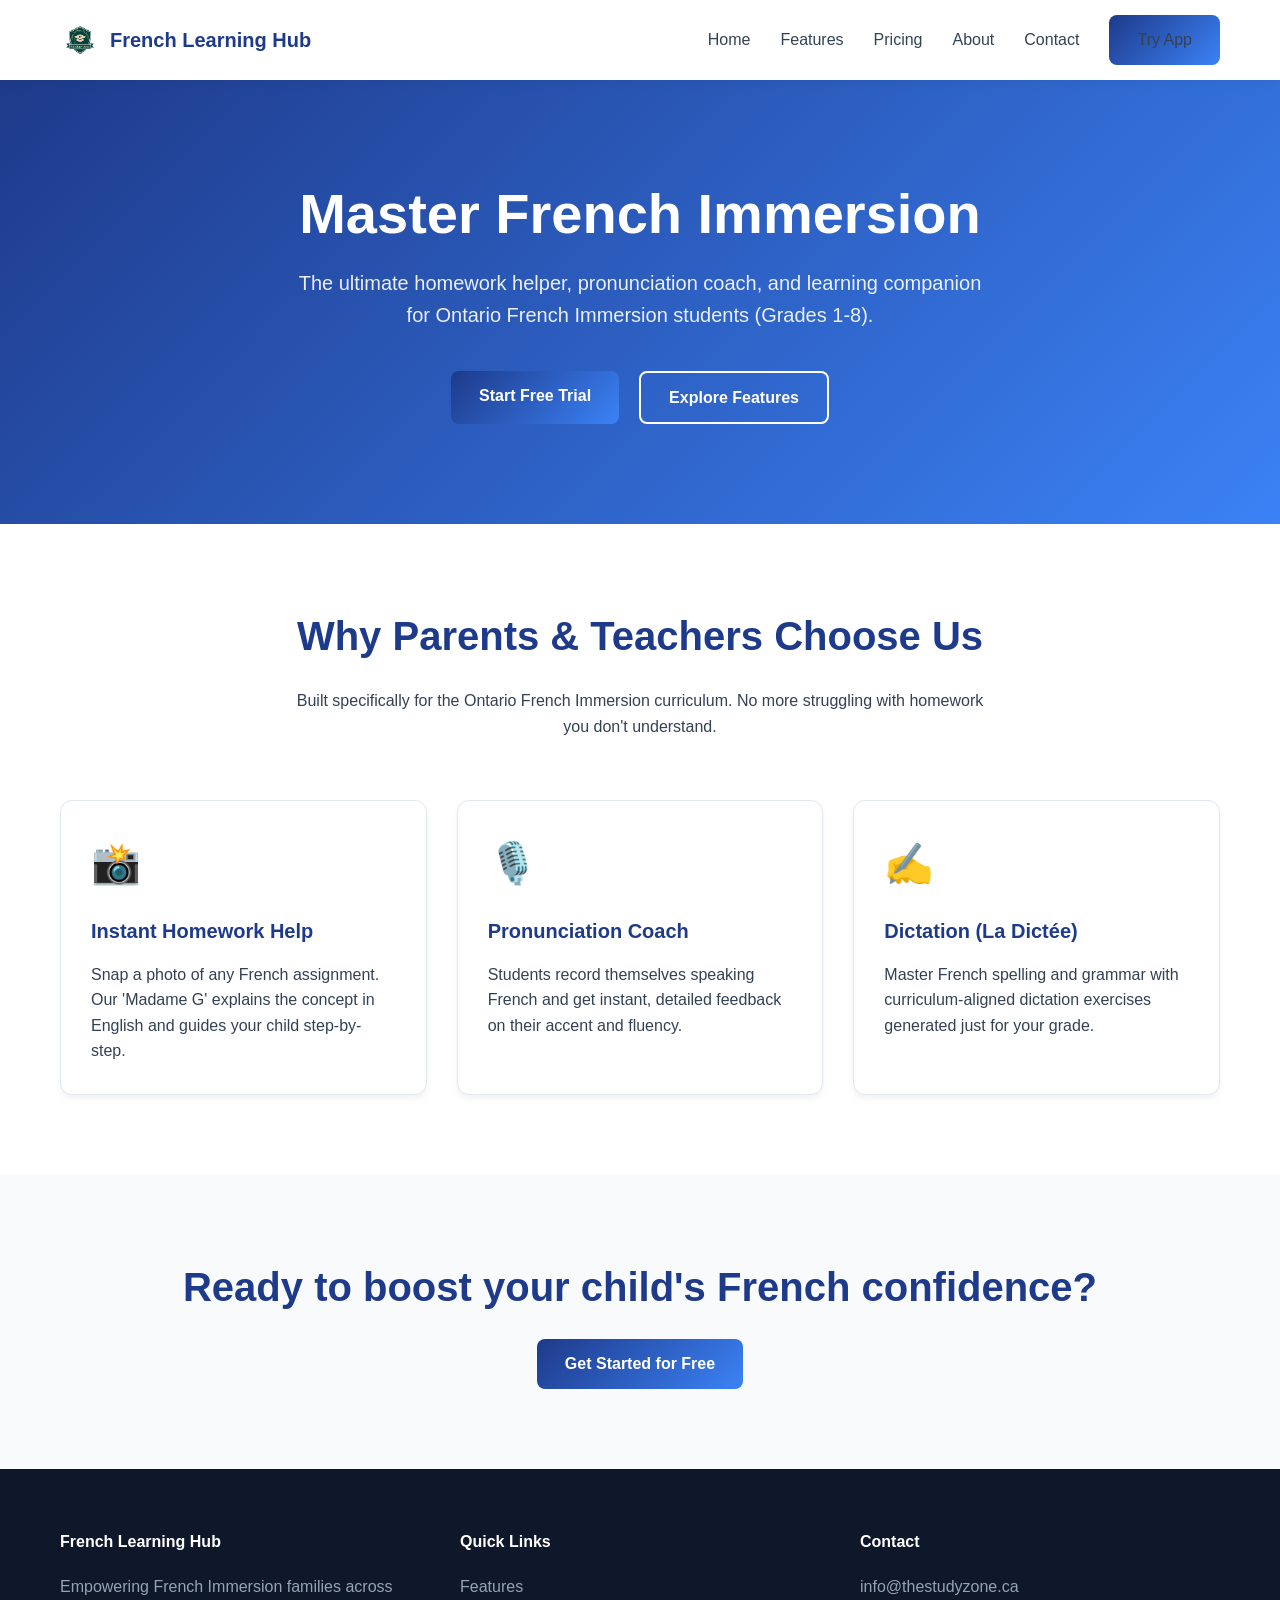
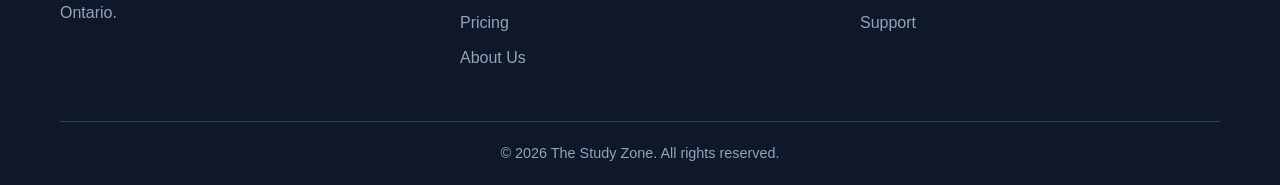
<file: index.html>
<!DOCTYPE html>
<html lang="en">
<head>
    <meta charset="UTF-8">
    <meta name="viewport" content="width=device-width, initial-scale=1.0">
    <title>French Learning Hub | AI French Tutor for Ontario French Immersion | The Study Zone</title>
    <meta name="description" content="Ontario's #1 AI-powered French tutor for French Immersion students in Brampton, Mississauga, Caledon & GTA. Homework help, pronunciation practice, daily quizzes.">
    <link rel="stylesheet" href="style.css">
</head>
<body>
    <nav class="navbar">
        <div class="nav-container">
            <a href="index.html" class="logo">
                <img src="logo.png" alt="Logo"> French Learning Hub
            </a>
            <div class="hamburger"><span></span><span></span><span></span></div>
            <ul class="nav-links">
                <li><a href="index.html">Home</a></li>
                <li><a href="features.html">Features</a></li>
                <li><a href="pricing.html">Pricing</a></li>
                <li><a href="about.html">About</a></li>
                <li><a href="contact.html">Contact</a></li>
                <li><a href="app.html" class="btn btn-primary">Try App</a></li>
            </ul>
        </div>
    </nav>

    <header class="hero">
        <div class="container">
            <h1>Master French Immersion</h1>
            <p>The ultimate homework helper, pronunciation coach, and learning companion for Ontario French Immersion students (Grades 1-8).</p>
            <div class="hero-buttons">
                <a href="app.html" class="btn btn-primary">Start Free Trial</a>
                <a href="features.html" class="btn btn-outline">Explore Features</a>
            </div>
        </div>
    </header>

    <section>
        <div class="container">
            <h2 class="section-title">Why Parents & Teachers Choose Us</h2>
            <p class="section-subtitle">Built specifically for the Ontario French Immersion curriculum. No more struggling with homework you don't understand.</p>
            <div class="grid-3">
                <div class="card">
                    <div class="card-icon">📸</div>
                    <h3>Instant Homework Help</h3>
                    <p>Snap a photo of any French assignment. Our 'Madame G' explains the concept in English and guides your child step-by-step.</p>
                </div>
                <div class="card">
                    <div class="card-icon">🎙️</div>
                    <h3>Pronunciation Coach</h3>
                    <p>Students record themselves speaking French and get instant, detailed feedback on their accent and fluency.</p>
                </div>
                <div class="card">
                    <div class="card-icon">✍️</div>
                    <h3>Dictation (La Dictée)</h3>
                    <p>Master French spelling and grammar with curriculum-aligned dictation exercises generated just for your grade.</p>
                </div>
            </div>
        </div>
    </section>

    <section style="background: var(--light);">
        <div class="container text-center">
            <h2 class="section-title">Ready to boost your child's French confidence?</h2>
            <a href="app.html" class="btn btn-primary">Get Started for Free</a>
        </div>
    </section>

    <footer>
        <div class="container">
            <div class="footer-grid">
                <div class="footer-col">
                    <h4>French Learning Hub</h4>
                    <p style="color: #94a3b8;">Empowering French Immersion families across Ontario.</p>
                </div>
                <div class="footer-col">
                    <h4>Quick Links</h4>
                    <a href="features.html">Features</a>
                    <a href="pricing.html">Pricing</a>
                    <a href="about.html">About Us</a>
                </div>
                <div class="footer-col">
                    <h4>Contact</h4>
                    <a href="mailto:info@thestudyzone.ca">info@thestudyzone.ca</a>
                    <a href="contact.html">Support</a>
                </div>
            </div>
            <div class="footer-bottom">
                &copy; 2026 The Study Zone. All rights reserved.
            </div>
        </div>
    </footer>
    <script src="main.js"></script>
</body>
</html>
</file>
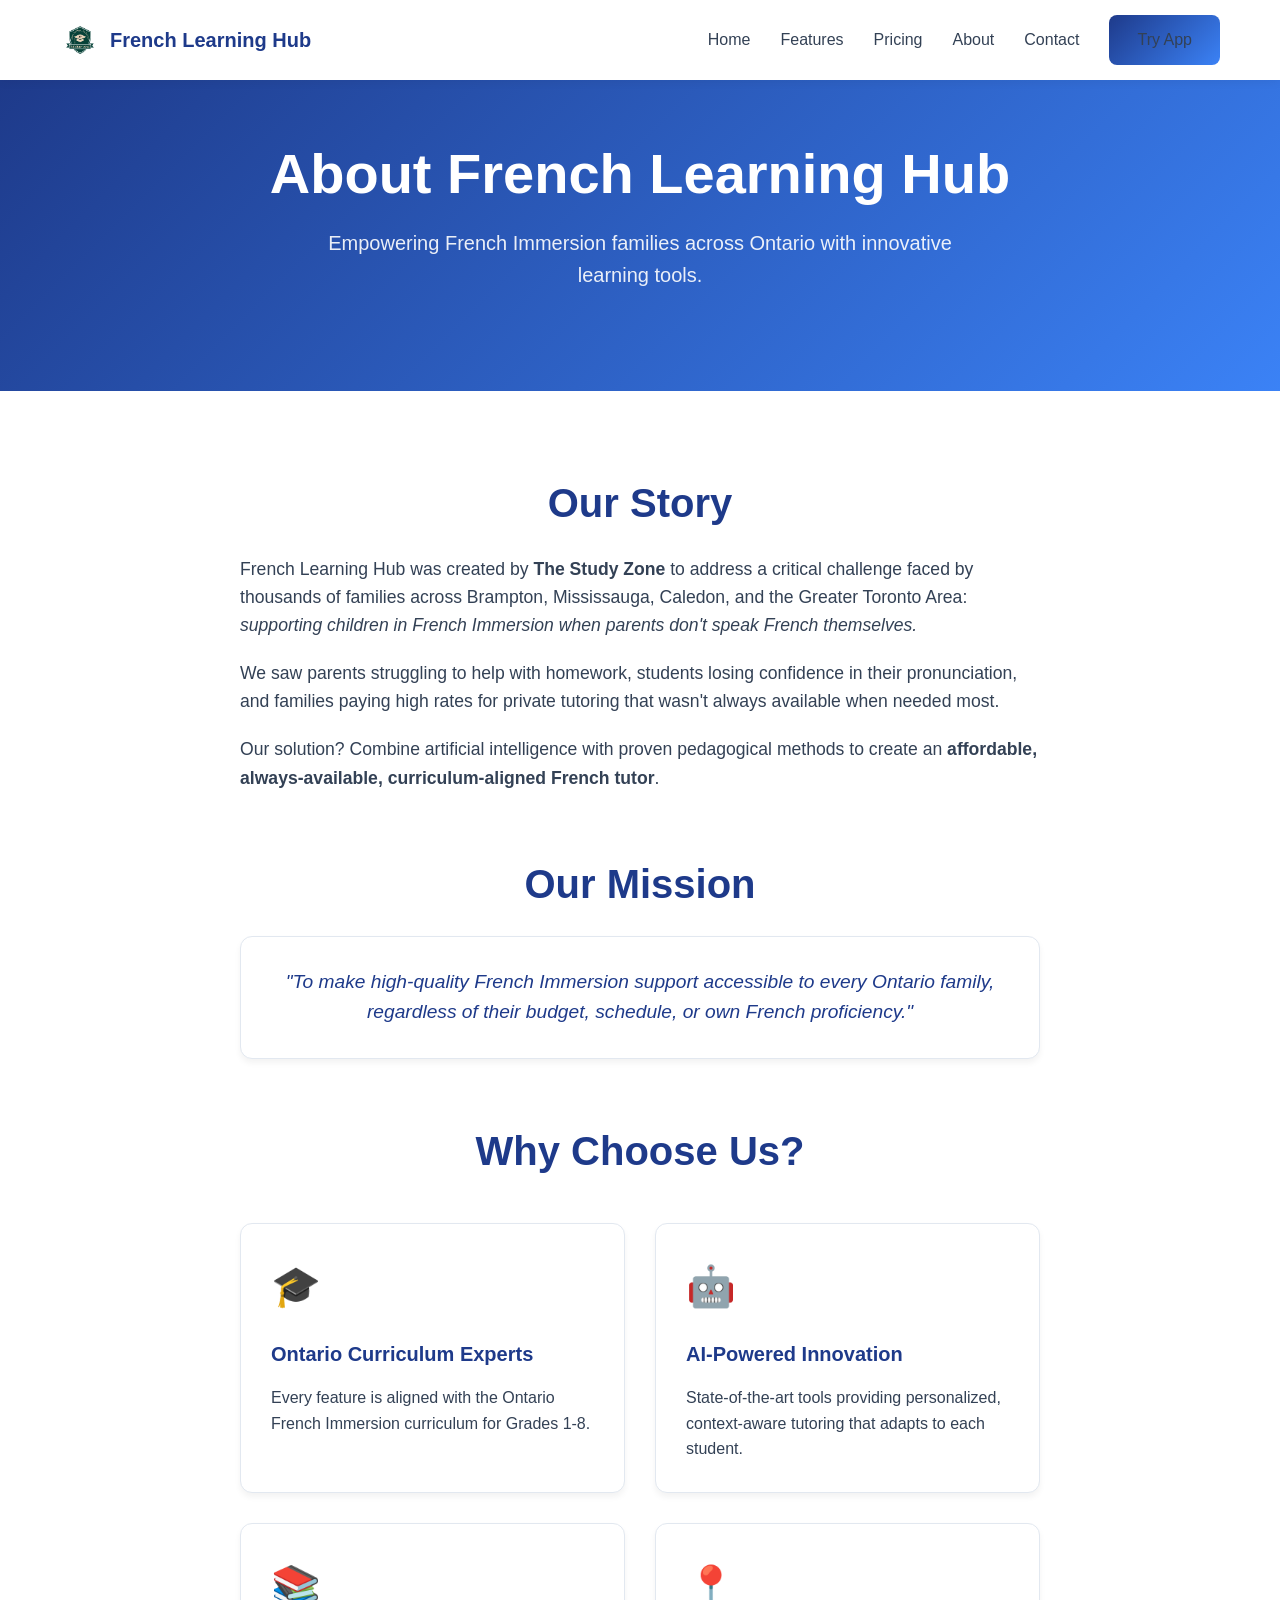
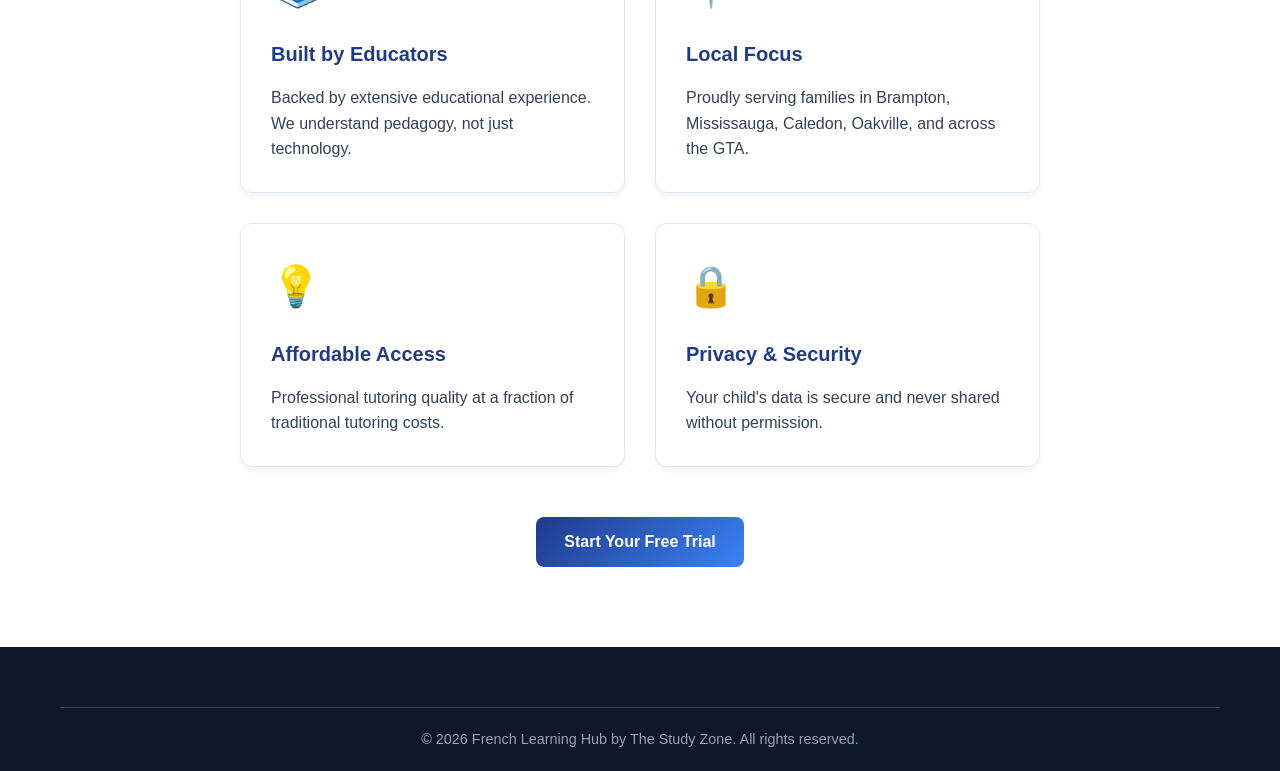
<file: about.html>
<!DOCTYPE html>
<html lang="en">
<head>
    <meta charset="UTF-8">
    <meta name="viewport" content="width=device-width, initial-scale=1.0">
    <title>About Us | French Learning Hub - Ontario French Immersion Experts</title>
    <meta name="description" content="Learn about French Learning Hub by The Study Zone. Dedicated to helping French Immersion students across Ontario succeed with AI-powered tutoring.">
    <link rel="stylesheet" href="style.css">
</head>
<body>
    <nav class="navbar">
        <div class="nav-container">
            <a href="index.html" class="logo"><img src="logo.png" alt="Logo"> French Learning Hub</a>
            <div class="hamburger"><span></span><span></span><span></span></div>
            <ul class="nav-links">
                <li><a href="index.html">Home</a></li>
                <li><a href="features.html">Features</a></li>
                <li><a href="pricing.html">Pricing</a></li>
                <li><a href="about.html">About</a></li>
                <li><a href="contact.html">Contact</a></li>
                <li><a href="app.html" class="btn btn-primary">Try App</a></li>
            </ul>
        </div>
    </nav>

    <header class="hero" style="padding: 60px 20px;">
        <div class="container">
            <h1>About French Learning Hub</h1>
            <p>Empowering French Immersion families across Ontario with innovative learning tools.</p>
        </div>
    </header>

    <section>
        <div class="container">
            <div style="max-width: 800px; margin: 0 auto;">
                <h2 class="section-title">Our Story</h2>
                <p style="margin-bottom: 20px; font-size: 1.1rem;">
                    French Learning Hub was created by <strong>The Study Zone</strong> to address a critical challenge faced by thousands of families across Brampton, Mississauga, Caledon, and the Greater Toronto Area: <em>supporting children in French Immersion when parents don't speak French themselves.</em>
                </p>
                <p style="margin-bottom: 20px; font-size: 1.1rem;">
                    We saw parents struggling to help with homework, students losing confidence in their pronunciation, and families paying high rates for private tutoring that wasn't always available when needed most.
                </p>
                <p style="margin-bottom: 30px; font-size: 1.1rem;">
                    Our solution? Combine artificial intelligence with proven pedagogical methods to create an <strong>affordable, always-available, curriculum-aligned French tutor</strong>.
                </p>

                <h2 class="section-title" style="margin-top: 60px;">Our Mission</h2>
                <div class="card" style="margin-bottom: 30px;">
                    <p style="font-size: 1.2rem; font-style: italic; color: var(--primary); text-align: center;">
                        "To make high-quality French Immersion support accessible to every Ontario family, regardless of their budget, schedule, or own French proficiency."
                    </p>
                </div>

                <h2 class="section-title" style="margin-top: 60px;">Why Choose Us?</h2>
                <div class="grid-3" style="margin-top: 40px;">
                    <div class="card">
                        <div class="card-icon">🎓</div>
                        <h3>Ontario Curriculum Experts</h3>
                        <p>Every feature is aligned with the Ontario French Immersion curriculum for Grades 1-8.</p>
                    </div>
                    <div class="card">
                        <div class="card-icon">🤖</div>
                        <h3>AI-Powered Innovation</h3>
                        <p>State-of-the-art tools providing personalized, context-aware tutoring that adapts to each student.</p>
                    </div>
                    <div class="card">
                        <div class="card-icon">📚</div>
                        <h3>Built by Educators</h3>
                        <p>Backed by extensive educational experience. We understand pedagogy, not just technology.</p>
                    </div>
                    <div class="card">
                        <div class="card-icon">📍</div>
                        <h3>Local Focus</h3>
                        <p>Proudly serving families in Brampton, Mississauga, Caledon, Oakville, and across the GTA.</p>
                    </div>
                    <div class="card">
                        <div class="card-icon">💡</div>
                        <h3>Affordable Access</h3>
                        <p>Professional tutoring quality at a fraction of traditional tutoring costs.</p>
                    </div>
                    <div class="card">
                        <div class="card-icon">🔒</div>
                        <h3>Privacy & Security</h3>
                        <p>Your child's data is secure and never shared without permission.</p>
                    </div>
                </div>

                <div class="text-center" style="margin-top: 50px;">
                    <a href="app.html" class="btn btn-primary">Start Your Free Trial</a>
                </div>
            </div>
        </div>
    </section>

    <footer>
        <div class="container">
            <div class="footer-bottom text-center">
                &copy; 2026 French Learning Hub by The Study Zone. All rights reserved.
            </div>
        </div>
    </footer>
    <script src="main.js"></script>
</body>
</html>
</file>
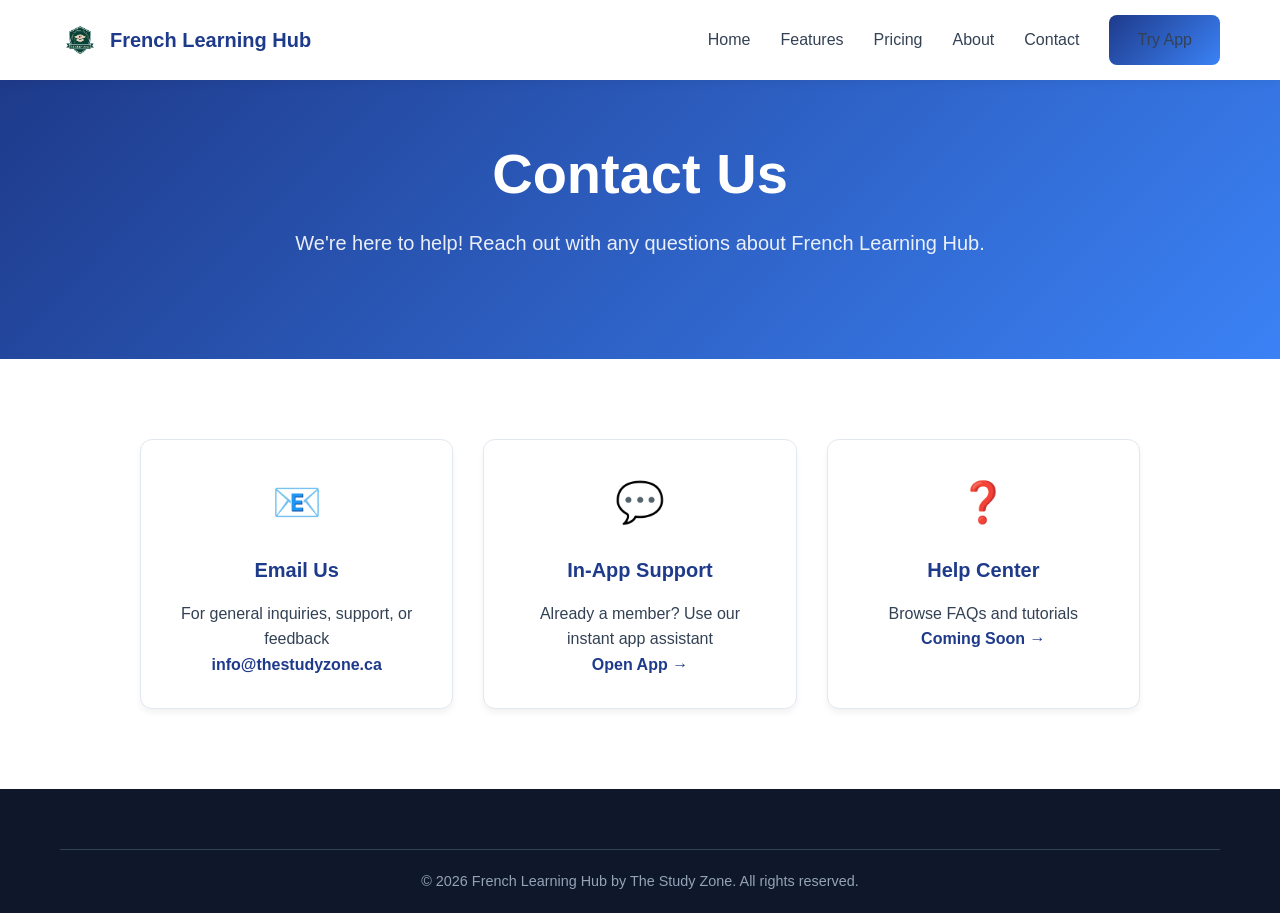
<file: contact.html>
<!DOCTYPE html>
<html lang="en">
<head>
    <meta charset="UTF-8">
    <meta name="viewport" content="width=device-width, initial-scale=1.0">
    <title>Contact Us | French Learning Hub</title>
    <link rel="stylesheet" href="style.css">
</head>
<body>
    <nav class="navbar">
        <div class="nav-container">
            <a href="index.html" class="logo"><img src="logo.png" alt="Logo"> French Learning Hub</a>
            <div class="hamburger"><span></span><span></span><span></span></div>
            <ul class="nav-links">
                <li><a href="index.html">Home</a></li>
                <li><a href="features.html">Features</a></li>
                <li><a href="pricing.html">Pricing</a></li>
                <li><a href="about.html">About</a></li>
                <li><a href="contact.html">Contact</a></li>
                <li><a href="app.html" class="btn btn-primary">Try App</a></li>
            </ul>
        </div>
    </nav>

    <header class="hero" style="padding: 60px 20px;">
        <div class="container">
            <h1>Contact Us</h1>
            <p>We're here to help! Reach out with any questions about French Learning Hub.</p>
        </div>
    </header>

    <section>
        <div class="container">
            <div class="grid-3" style="max-width: 1000px; margin: 0 auto;">
                <div class="card text-center">
                    <div class="card-icon">📧</div>
                    <h3>Email Us</h3>
                    <p>For general inquiries, support, or feedback</p>
                    <a href="mailto:info@thestudyzone.ca" style="color: var(--primary); font-weight: 600;">info@thestudyzone.ca</a>
                </div>
                
                <div class="card text-center">
                    <div class="card-icon">💬</div>
                    <h3>In-App Support</h3>
                    <p>Already a member? Use our instant app assistant</p>
                    <a href="app.html" style="color: var(--primary); font-weight: 600;">Open App →</a>
                </div>
                
                <div class="card text-center">
                    <div class="card-icon">❓</div>
                    <h3>Help Center</h3>
                    <p>Browse FAQs and tutorials</p>
                    <a href="#" style="color: var(--primary); font-weight: 600;">Coming Soon →</a>
                </div>
            </div>
        </div>
    </section>

    <footer>
        <div class="container">
            <div class="footer-bottom text-center">
                &copy; 2026 French Learning Hub by The Study Zone. All rights reserved.
            </div>
        </div>
    </footer>
    <script src="main.js"></script>
</body>
</html>
</file>
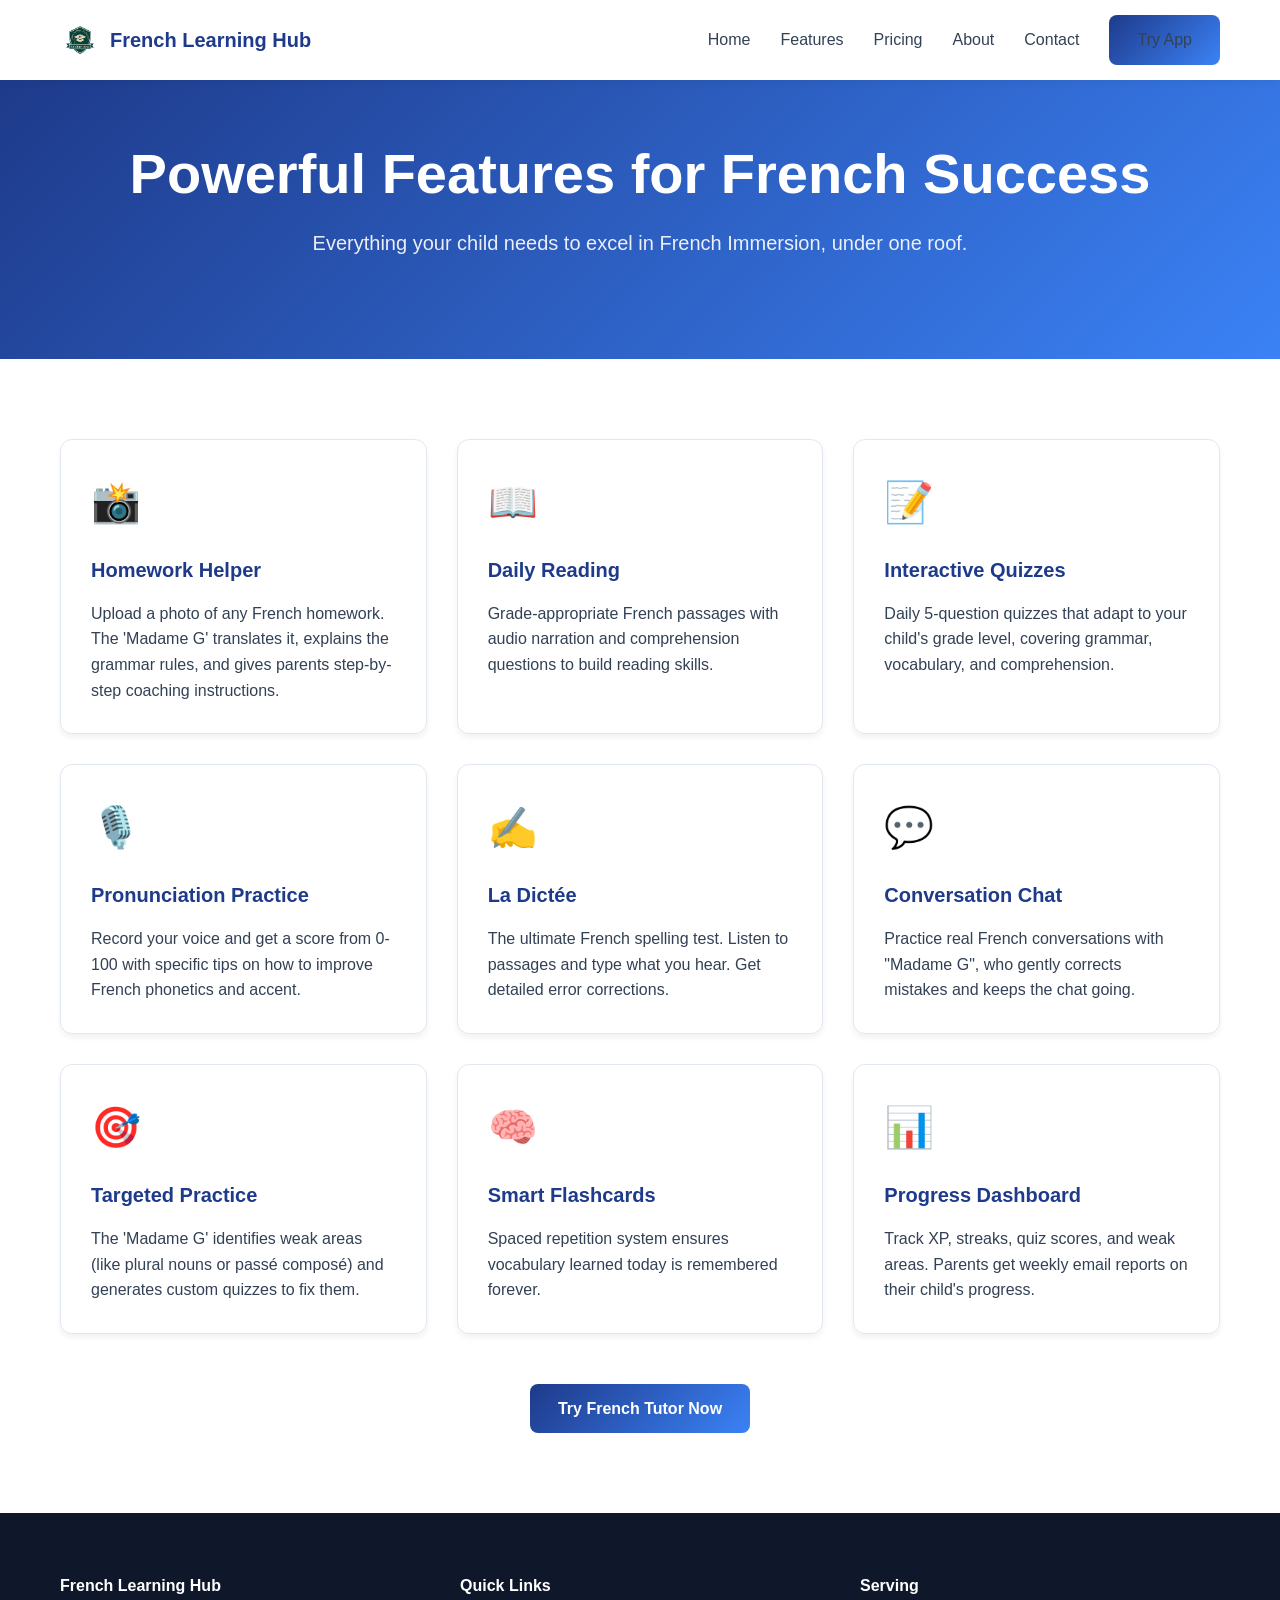
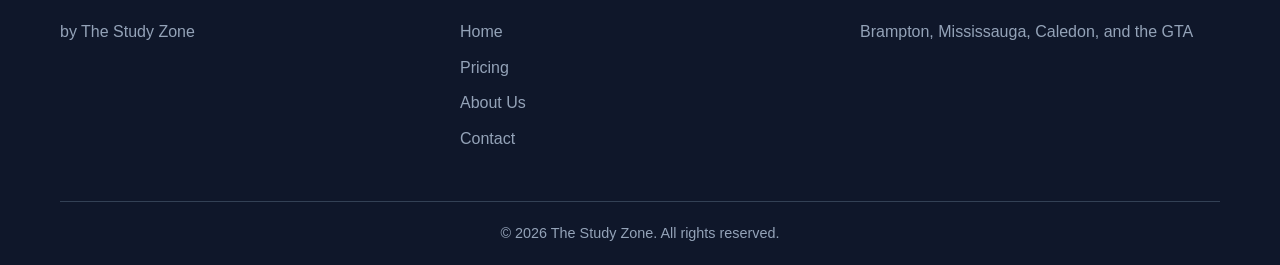
<file: features.html>
<!DOCTYPE html>
<html lang="en">
<head>
    <meta charset="UTF-8">
    <meta name="viewport" content="width=device-width, initial-scale=1.0">
    <title>Features | French Learning Hub - French Tutor Ontario</title>
    <meta name="description" content="Explore the powerful features of French Learning Hub: homework help, pronunciation grading, interactive quizzes, and curriculum-aligned dictation.">
    <link rel="stylesheet" href="style.css">
</head>
<body>
    <nav class="navbar">
        <div class="nav-container">
            <a href="index.html" class="logo"><img src="logo.png" alt="Logo"> French Learning Hub</a>
            <div class="hamburger"><span></span><span></span><span></span></div>
            <ul class="nav-links">
                <li><a href="index.html">Home</a></li>
                <li><a href="features.html">Features</a></li>
                <li><a href="pricing.html">Pricing</a></li>
                <li><a href="about.html">About</a></li>
                <li><a href="contact.html">Contact</a></li>
                <li><a href="app.html" class="btn btn-primary">Try App</a></li>
            </ul>
        </div>
    </nav>

    <header class="hero" style="padding: 60px 20px;">
        <div class="container">
            <h1>Powerful Features for French Success</h1>
            <p>Everything your child needs to excel in French Immersion, under one roof.</p>
        </div>
    </header>

    <section>
        <div class="container">
            <div class="grid-3">
                <div class="card">
                    <div class="card-icon">📸</div>
                    <h3>Homework Helper</h3>
                    <p>Upload a photo of any French homework. The 'Madame G' translates it, explains the grammar rules, and gives parents step-by-step coaching instructions.</p>
                </div>
                <div class="card">
                    <div class="card-icon">📖</div>
                    <h3>Daily Reading</h3>
                    <p>Grade-appropriate French passages with audio narration and comprehension questions to build reading skills.</p>
                </div>
                <div class="card">
                    <div class="card-icon">📝</div>
                    <h3>Interactive Quizzes</h3>
                    <p>Daily 5-question quizzes that adapt to your child's grade level, covering grammar, vocabulary, and comprehension.</p>
                </div>
                <div class="card">
                    <div class="card-icon">🎙️</div>
                    <h3>Pronunciation Practice</h3>
                    <p>Record your voice and get a score from 0-100 with specific tips on how to improve French phonetics and accent.</p>
                </div>
                <div class="card">
                    <div class="card-icon">✍️</div>
                    <h3>La Dictée</h3>
                    <p>The ultimate French spelling test. Listen to passages and type what you hear. Get detailed error corrections.</p>
                </div>
                <div class="card">
                    <div class="card-icon">💬</div>
                    <h3>Conversation Chat</h3>
                    <p>Practice real French conversations with "Madame G", who gently corrects mistakes and keeps the chat going.</p>
                </div>
                <div class="card">
                    <div class="card-icon">🎯</div>
                    <h3>Targeted Practice</h3>
                    <p>The 'Madame G' identifies weak areas (like plural nouns or passé composé) and generates custom quizzes to fix them.</p>
                </div>
                <div class="card">
                    <div class="card-icon">🧠</div>
                    <h3>Smart Flashcards</h3>
                    <p>Spaced repetition system ensures vocabulary learned today is remembered forever.</p>
                </div>
                <div class="card">
                    <div class="card-icon">📊</div>
                    <h3>Progress Dashboard</h3>
                    <p>Track XP, streaks, quiz scores, and weak areas. Parents get weekly email reports on their child's progress.</p>
                </div>
            </div>
            <div class="text-center" style="margin-top: 50px;">
                <a href="app.html" class="btn btn-primary">Try French Tutor Now</a>
            </div>
        </div>
    </section>

    <footer>
        <div class="container">
            <div class="footer-grid">
                <div class="footer-col">
                    <h4>French Learning Hub</h4>
                    <p style="color: #94a3b8;">by The Study Zone</p>
                </div>
                <div class="footer-col">
                    <h4>Quick Links</h4>
                    <a href="index.html">Home</a>
                    <a href="pricing.html">Pricing</a>
                    <a href="about.html">About Us</a>
                    <a href="contact.html">Contact</a>
                </div>
                <div class="footer-col">
                    <h4>Serving</h4>
                    <p style="color: #94a3b8;">Brampton, Mississauga, Caledon, and the GTA</p>
                </div>
            </div>
            <div class="footer-bottom text-center">
                &copy; 2026 The Study Zone. All rights reserved.
            </div>
        </div>
    </footer>
    <script src="main.js"></script>
</body>
</html>
</file>
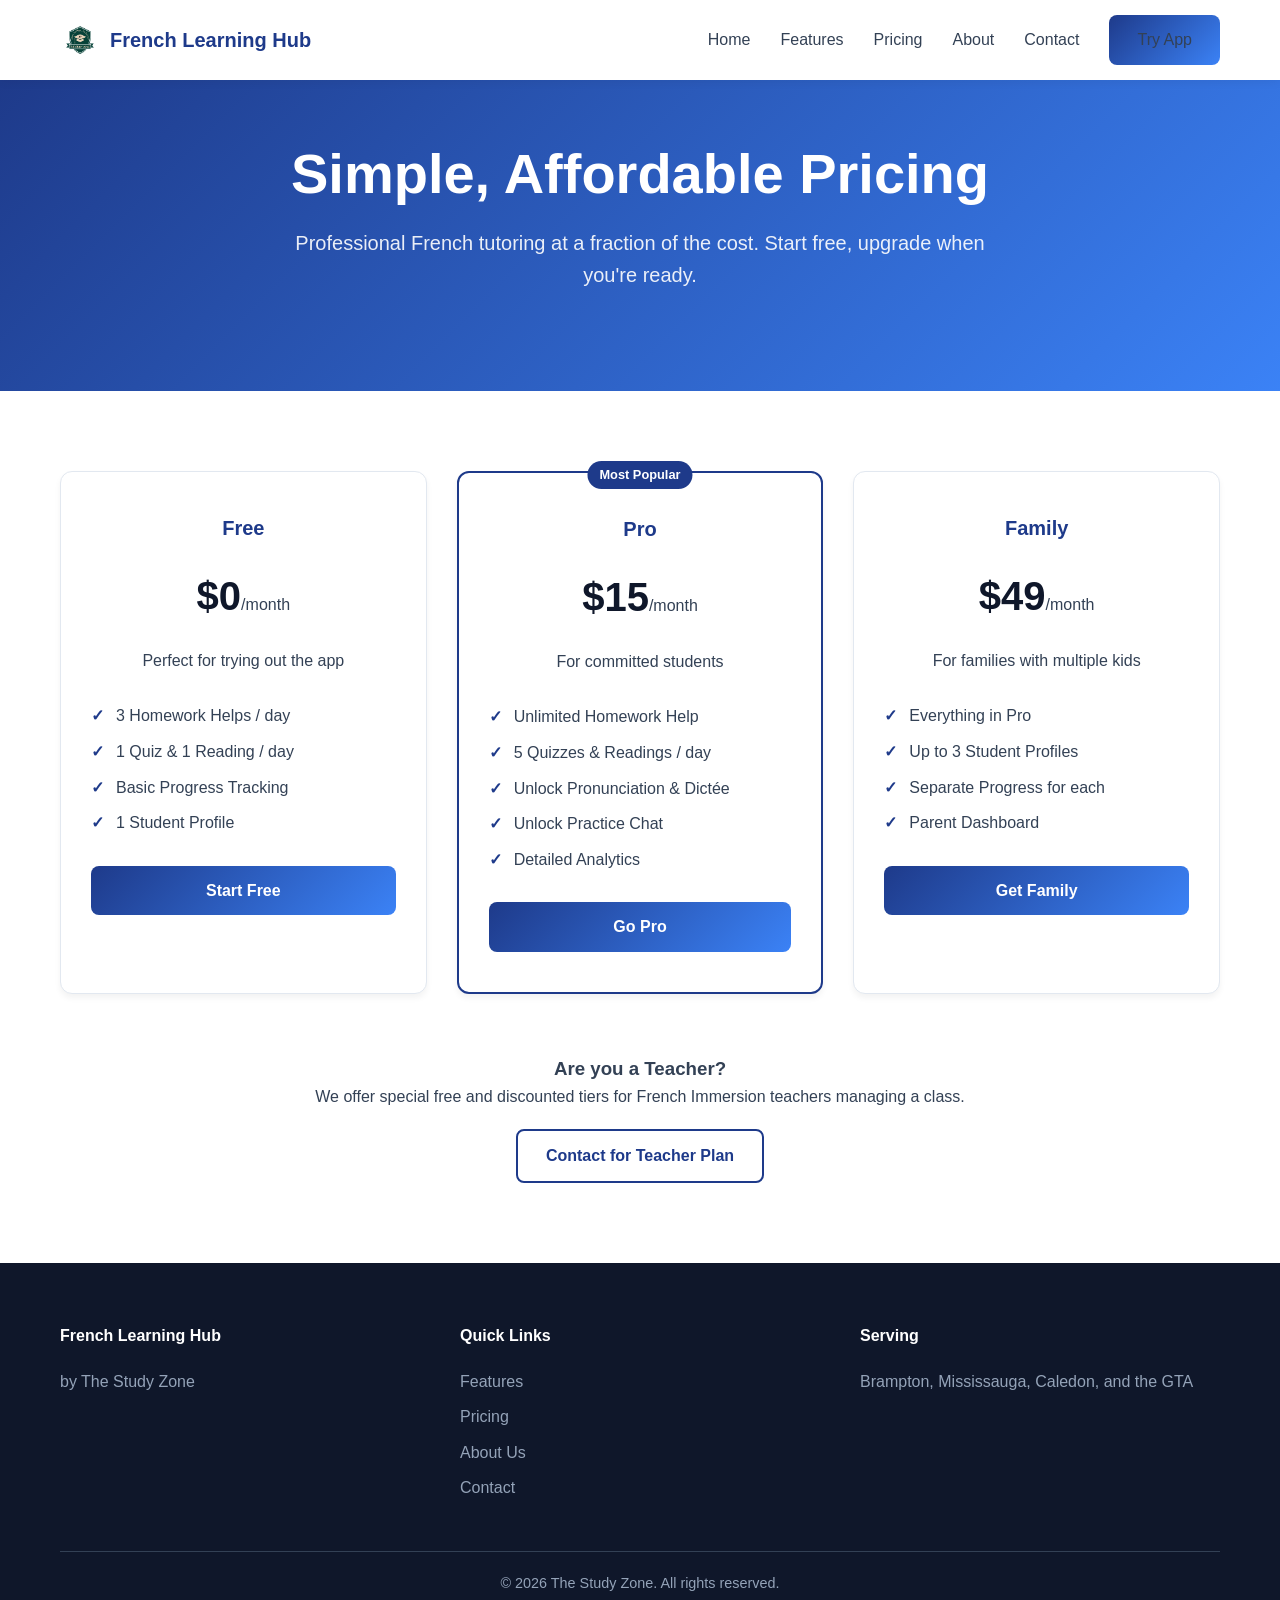
<file: pricing.html>
<!DOCTYPE html>
<html lang="en">
<head>
    <meta charset="UTF-8">
    <meta name="viewport" content="width=device-width, initial-scale=1.0">
    <title>Pricing | French Learning Hub - Affordable French Tutoring Ontario</title>
    <meta name="description" content="Simple, affordable pricing for French Learning Hub. Free plan available. Pro, Family, and Teacher plans to suit every need.">
    <link rel="stylesheet" href="style.css">
</head>
<body>
    <nav class="navbar">
        <div class="nav-container">
            <a href="index.html" class="logo"><img src="logo.png" alt="Logo"> French Learning Hub</a>
            <div class="hamburger"><span></span><span></span><span></span></div>
            <ul class="nav-links">
                <li><a href="index.html">Home</a></li>
                <li><a href="features.html">Features</a></li>
                <li><a href="pricing.html">Pricing</a></li>
                <li><a href="about.html">About</a></li>
                <li><a href="contact.html">Contact</a></li>
                <li><a href="app.html" class="btn btn-primary">Try App</a></li>
            </ul>
        </div>
    </nav>

    <header class="hero" style="padding: 60px 20px;">
        <div class="container">
            <h1>Simple, Affordable Pricing</h1>
            <p>Professional French tutoring at a fraction of the cost. Start free, upgrade when you're ready.</p>
        </div>
    </header>

    <section>
        <div class="container">
            <div class="grid-3">
                <div class="card pricing-card">
                    <h3>Free</h3>
                    <div class="price">$0<span>/month</span></div>
                    <p>Perfect for trying out the app</p>
                    <ul class="pricing-features">
                        <li>3 Homework Helps / day</li>
                        <li>1 Quiz & 1 Reading / day</li>
                        <li>Basic Progress Tracking</li>
                        <li>1 Student Profile</li>
                    </ul>
                    <a href="app.html" class="btn btn-primary" style="width: 100%;">Start Free</a>
                </div>
                <div class="card pricing-card featured">
                    <h3>Pro</h3>
                    <div class="price">$15<span>/month</span></div>
                    <p>For committed students</p>
                    <ul class="pricing-features">
                        <li>Unlimited Homework Help</li>
                        <li>5 Quizzes & Readings / day</li>
                        <li>Unlock Pronunciation & Dictée</li>
                        <li>Unlock Practice Chat</li>
                        <li>Detailed Analytics</li>
                    </ul>
                    <a href="app.html" class="btn btn-primary" style="width: 100%;">Go Pro</a>
                </div>
                <div class="card pricing-card">
                    <h3>Family</h3>
                    <div class="price">$49<span>/month</span></div>
                    <p>For families with multiple kids</p>
                    <ul class="pricing-features">
                        <li>Everything in Pro</li>
                        <li>Up to 3 Student Profiles</li>
                        <li>Separate Progress for each</li>
                        <li>Parent Dashboard</li>
                    </ul>
                    <a href="app.html" class="btn btn-primary" style="width: 100%;">Get Family</a>
                </div>
            </div>
            
            <div class="text-center" style="margin-top: 60px;">
                <h3>Are you a Teacher?</h3>
                <p style="margin-bottom: 20px;">We offer special free and discounted tiers for French Immersion teachers managing a class.</p>
                <a href="contact.html" class="btn btn-outline" style="border-color: var(--primary); color: var(--primary);">Contact for Teacher Plan</a>
            </div>
        </div>
    </section>

    <footer>
        <div class="container">
            <div class="footer-grid">
                <div class="footer-col">
                    <h4>French Learning Hub</h4>
                    <p style="color: #94a3b8;">by The Study Zone</p>
                </div>
                <div class="footer-col">
                    <h4>Quick Links</h4>
                    <a href="features.html">Features</a>
                    <a href="pricing.html">Pricing</a>
                    <a href="about.html">About Us</a>
                    <a href="contact.html">Contact</a>
                </div>
                <div class="footer-col">
                    <h4>Serving</h4>
                    <p style="color: #94a3b8;">Brampton, Mississauga, Caledon, and the GTA</p>
                </div>
            </div>
            <div class="footer-bottom text-center">
                &copy; 2026 The Study Zone. All rights reserved.
            </div>
        </div>
    </footer>
    <script src="main.js"></script>
</body>
</html>
</file>
<file: style.css>
/* style.css */
:root {
    --primary: #1e3a8a; /* Deep Blue */
    --primary-light: #3b82f6;
    --accent: #f59e0b; /* Gold */
    --dark: #0f172a;
    --text: #334155;
    --light: #f8fafc;
    --white: #ffffff;
    --gradient: linear-gradient(135deg, #1e3a8a 0%, #3b82f6 100%);
}

* { margin: 0; padding: 0; box-sizing: border-box; }
body { font-family: -apple-system, BlinkMacSystemFont, 'Segoe UI', Roboto, sans-serif; line-height: 1.6; color: var(--text); background: var(--white); }
a { text-decoration: none; color: inherit; }
ul { list-style: none; }
img { max-width: 100%; height: auto; }

.container { max-width: 1200px; margin: 0 auto; padding: 0 20px; }
.text-center { text-align: center; }
.btn { display: inline-block; padding: 12px 28px; border-radius: 8px; font-weight: 600; transition: all 0.3s; cursor: pointer; border: none; text-align: center; }
.btn-primary { background: var(--gradient); color: var(--white); }
.btn-primary:hover { transform: translateY(-2px); box-shadow: 0 10px 20px rgba(30, 58, 138, 0.2); }
.btn-outline { background: transparent; border: 2px solid var(--white); color: var(--white); }
.btn-outline:hover { background: var(--white); color: var(--primary); }

/* Navigation */
.navbar { background: var(--white); box-shadow: 0 2px 10px rgba(0,0,0,0.05); position: sticky; top: 0; z-index: 1000; }
.nav-container { display: flex; justify-content: space-between; align-items: center; padding: 15px 20px; max-width: 1200px; margin: 0 auto; }
.logo { display: flex; align-items: center; gap: 10px; font-size: 1.25rem; font-weight: 700; color: var(--primary); }
.logo img { height: 40px; }
.nav-links { display: flex; gap: 30px; align-items: center; }
.nav-links a { font-weight: 500; color: var(--text); transition: color 0.3s; }
.nav-links a:hover { color: var(--primary); }
.hamburger { display: none; flex-direction: column; gap: 5px; cursor: pointer; }
.hamburger span { width: 25px; height: 3px; background: var(--dark); }

/* Hero Section */
.hero { background: var(--gradient); color: var(--white); padding: 100px 20px; text-align: center; }
.hero h1 { font-size: 3.5rem; margin-bottom: 20px; line-height: 1.2; }
.hero p { font-size: 1.25rem; margin-bottom: 40px; opacity: 0.9; max-width: 700px; margin-left: auto; margin-right: auto; }
.hero-buttons { display: flex; gap: 20px; justify-content: center; flex-wrap: wrap; }

/* Sections */
section { padding: 80px 20px; }
.section-title { font-size: 2.5rem; color: var(--primary); text-align: center; margin-bottom: 20px; }
.section-subtitle { text-align: center; color: var(--text); margin-bottom: 60px; max-width: 700px; margin-left: auto; margin-right: auto; }

/* Features Grid */
.grid-3 { display: grid; grid-template-columns: repeat(auto-fit, minmax(300px, 1fr)); gap: 30px; }
.grid-4 { display: grid; grid-template-columns: repeat(auto-fit, minmax(250px, 1fr)); gap: 30px; }
.card { background: var(--white); padding: 30px; border-radius: 12px; box-shadow: 0 4px 6px rgba(0,0,0,0.05); transition: transform 0.3s; border: 1px solid #e2e8f0; }
.card:hover { transform: translateY(-5px); box-shadow: 0 10px 20px rgba(0,0,0,0.1); }
.card-icon { font-size: 2.5rem; margin-bottom: 20px; }
.card h3 { color: var(--primary); margin-bottom: 15px; font-size: 1.25rem; }

/* Pricing */
.pricing-card { text-align: center; padding: 40px 30px; }
.pricing-card.featured { border: 2px solid var(--primary); position: relative; }
.pricing-card.featured::before { content: "Most Popular"; position: absolute; top: -12px; left: 50%; transform: translateX(-50%); background: var(--primary); color: var(--white); padding: 4px 12px; border-radius: 20px; font-size: 0.8rem; font-weight: 600; }
.price { font-size: 2.5rem; font-weight: 700; color: var(--dark); margin: 20px 0; }
.price span { font-size: 1rem; font-weight: 400; color: var(--text); }
.pricing-features { margin: 30px 0; text-align: left; }
.pricing-features li { margin-bottom: 10px; padding-left: 25px; position: relative; }
.pricing-features li::before { content: "✓"; position: absolute; left: 0; color: var(--primary); font-weight: bold; }

/* Footer */
footer { background: var(--dark); color: var(--white); padding: 60px 20px 20px; }
.footer-grid { display: grid; grid-template-columns: repeat(auto-fit, minmax(200px, 1fr)); gap: 40px; margin-bottom: 40px; }
.footer-col h4 { margin-bottom: 20px; color: var(--white); }
.footer-col a { color: #94a3b8; display: block; margin-bottom: 10px; transition: color 0.3s; }
.footer-col a:hover { color: var(--white); }
.footer-bottom { text-align: center; padding-top: 20px; border-top: 1px solid #334155; color: #94a3b8; font-size: 0.9rem; }

/* Responsive */
@media (max-width: 768px) {
    .nav-links { display: none; position: absolute; top: 70px; left: 0; width: 100%; background: var(--white); flex-direction: column; padding: 20px; box-shadow: 0 10px 10px rgba(0,0,0,0.1); }
    .nav-links.active { display: flex; }
    .hamburger { display: flex; }
    .hero h1 { font-size: 2.5rem; }
}
</file>
